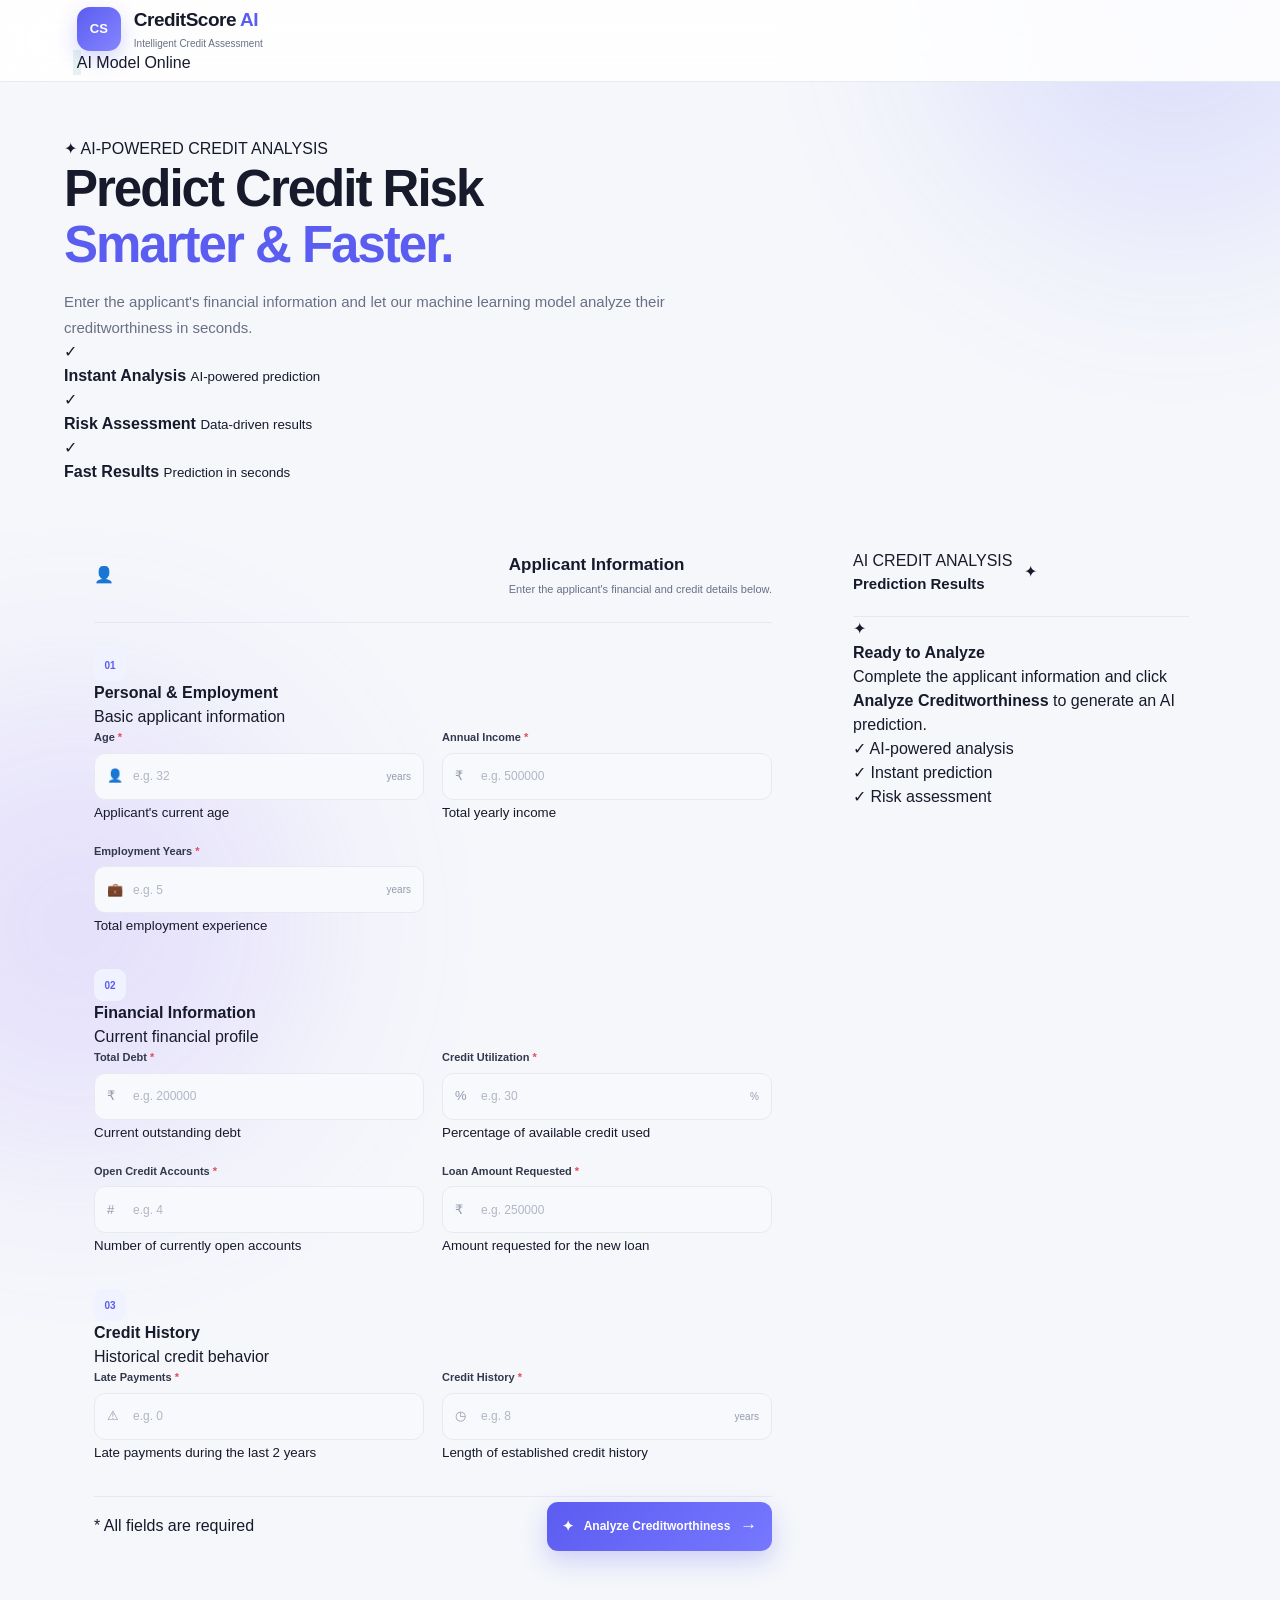
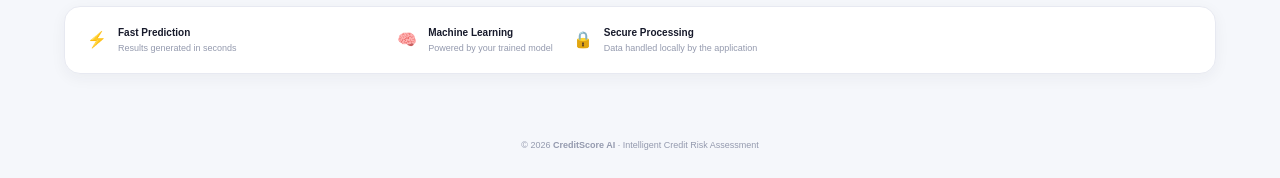
<file: CodeAlpha_CreditScoringModel/CodeAlpha_CreditScoringModel/frontend/index.html>
<!DOCTYPE html>
<html lang="en">

<head>
    <meta charset="UTF-8">

    <meta
        name="viewport"
        content="width=device-width, initial-scale=1.0"
    >

    <meta
        name="description"
        content="CreditScore AI - Intelligent machine learning powered creditworthiness assessment"
    >

    <title>CreditScore AI | Credit Risk Assessment</title>

    <!-- Main stylesheet -->
    <link rel="stylesheet" href="style.css">
</head>


<body>

    <!-- =========================================
         BACKGROUND DECORATION
    ========================================== -->

    <div class="background-shape shape-one"></div>
    <div class="background-shape shape-two"></div>


    <!-- =========================================
         HEADER
    ========================================== -->

    <header class="topbar">

        <div class="topbar-inner">

            <div class="brand">

                <div class="brand-icon">
                    <span>CS</span>
                </div>

                <div class="brand-text">
                    <h1>CreditScore <span>AI</span></h1>
                    <p>Intelligent Credit Assessment</p>
                </div>

            </div>


            <div class="status-badge">

                <span class="status-dot"></span>

                <span>AI Model Online</span>

            </div>

        </div>

    </header>



    <!-- =========================================
         MAIN CONTENT
    ========================================== -->

    <main class="main-container">


        <!-- =====================================
             HERO SECTION
        ====================================== -->

        <section class="hero-section">

            <div class="hero-content">

                <div class="hero-label">

                    <span class="sparkle">✦</span>

                    AI-POWERED CREDIT ANALYSIS

                </div>


                <h2>
                    Predict Credit Risk
                    <span>Smarter & Faster.</span>
                </h2>


                <p class="hero-description">
                    Enter the applicant's financial information and
                    let our machine learning model analyze their
                    creditworthiness in seconds.
                </p>


                <div class="hero-features">

                    <div class="hero-feature">

                        <span class="feature-check">✓</span>

                        <div>
                            <strong>Instant Analysis</strong>
                            <small>AI-powered prediction</small>
                        </div>

                    </div>


                    <div class="hero-feature">

                        <span class="feature-check">✓</span>

                        <div>
                            <strong>Risk Assessment</strong>
                            <small>Data-driven results</small>
                        </div>

                    </div>


                    <div class="hero-feature">

                        <span class="feature-check">✓</span>

                        <div>
                            <strong>Fast Results</strong>
                            <small>Prediction in seconds</small>
                        </div>

                    </div>

                </div>

            </div>

        </section>



        <!-- =====================================
             DASHBOARD GRID
        ====================================== -->

        <section class="dashboard-grid">


            <!-- =================================
                 LEFT - APPLICATION FORM
            ================================== -->

            <div class="form-card">

                <div class="card-header">

                    <div class="card-header-icon">
                        👤
                    </div>

                    <div>

                        <h3>Applicant Information</h3>

                        <p>
                            Enter the applicant's financial
                            and credit details below.
                        </p>

                    </div>

                </div>


                <form
                    id="predictionForm"
                    novalidate
                >


                    <!-- =========================
                         SECTION 01
                    ========================== -->

                    <div class="form-section">

                        <div class="section-title">

                            <span class="section-number">
                                01
                            </span>

                            <div>
                                <h4>Personal & Employment</h4>
                                <p>Basic applicant information</p>
                            </div>

                        </div>


                        <div class="input-grid">


                            <!-- AGE -->

                            <div class="input-group">

                                <label for="age">
                                    Age
                                    <span>*</span>
                                </label>

                                <div class="input-wrapper">

                                    <span class="input-icon">
                                        👤
                                    </span>

                                    <input
                                        type="number"
                                        id="age"
                                        name="age"
                                        placeholder="e.g. 32"
                                        min="18"
                                        max="100"
                                        step="1"
                                        required
                                    >

                                    <span class="input-suffix">
                                        years
                                    </span>

                                </div>

                                <small>
                                    Applicant's current age
                                </small>

                            </div>



                            <!-- ANNUAL INCOME -->

                            <div class="input-group">

                                <label for="annual_income">
                                    Annual Income
                                    <span>*</span>
                                </label>

                                <div class="input-wrapper">

                                    <span class="input-icon">
                                        ₹
                                    </span>

                                    <input
                                        type="number"
                                        id="annual_income"
                                        name="annual_income"
                                        placeholder="e.g. 500000"
                                        min="1"
                                        step="1000"
                                        required
                                    >

                                </div>

                                <small>
                                    Total yearly income
                                </small>

                            </div>



                            <!-- EMPLOYMENT YEARS -->

                            <div class="input-group">

                                <label for="employment_years">
                                    Employment Years
                                    <span>*</span>
                                </label>

                                <div class="input-wrapper">

                                    <span class="input-icon">
                                        💼
                                    </span>

                                    <input
                                        type="number"
                                        id="employment_years"
                                        name="employment_years"
                                        placeholder="e.g. 5"
                                        min="0"
                                        step="0.5"
                                        required
                                    >

                                    <span class="input-suffix">
                                        years
                                    </span>

                                </div>

                                <small>
                                    Total employment experience
                                </small>

                            </div>


                        </div>

                    </div>



                    <!-- =========================
                         SECTION 02
                    ========================== -->

                    <div class="form-section">

                        <div class="section-title">

                            <span class="section-number">
                                02
                            </span>

                            <div>
                                <h4>Financial Information</h4>
                                <p>Current financial profile</p>
                            </div>

                        </div>


                        <div class="input-grid">


                            <!-- TOTAL DEBT -->

                            <div class="input-group">

                                <label for="total_debt">
                                    Total Debt
                                    <span>*</span>
                                </label>

                                <div class="input-wrapper">

                                    <span class="input-icon">
                                        ₹
                                    </span>

                                    <input
                                        type="number"
                                        id="total_debt"
                                        name="total_debt"
                                        placeholder="e.g. 200000"
                                        min="0"
                                        step="1000"
                                        required
                                    >

                                </div>

                                <small>
                                    Current outstanding debt
                                </small>

                            </div>



                            <!-- CREDIT UTILIZATION -->

                            <div class="input-group">

                                <label for="credit_utilization">
                                    Credit Utilization
                                    <span>*</span>
                                </label>

                                <div class="input-wrapper">

                                    <span class="input-icon">
                                        %
                                    </span>

                                    <input
                                        type="number"
                                        id="credit_utilization"
                                        name="credit_utilization"
                                        placeholder="e.g. 30"
                                        min="0"
                                        max="100"
                                        step="0.1"
                                        required
                                    >

                                    <span class="input-suffix">
                                        %
                                    </span>

                                </div>

                                <small>
                                    Percentage of available credit used
                                </small>

                            </div>



                            <!-- OPEN ACCOUNTS -->

                            <div class="input-group">

                                <label for="num_open_accounts">
                                    Open Credit Accounts
                                    <span>*</span>
                                </label>

                                <div class="input-wrapper">

                                    <span class="input-icon">
                                        #
                                    </span>

                                    <input
                                        type="number"
                                        id="num_open_accounts"
                                        name="num_open_accounts"
                                        placeholder="e.g. 4"
                                        min="0"
                                        step="1"
                                        required
                                    >

                                </div>

                                <small>
                                    Number of currently open accounts
                                </small>

                            </div>



                            <!-- LOAN AMOUNT -->

                            <div class="input-group">

                                <label for="loan_amount_requested">
                                    Loan Amount Requested
                                    <span>*</span>
                                </label>

                                <div class="input-wrapper">

                                    <span class="input-icon">
                                        ₹
                                    </span>

                                    <input
                                        type="number"
                                        id="loan_amount_requested"
                                        name="loan_amount_requested"
                                        placeholder="e.g. 250000"
                                        min="0"
                                        step="1000"
                                        required
                                    >

                                </div>

                                <small>
                                    Amount requested for the new loan
                                </small>

                            </div>


                        </div>

                    </div>



                    <!-- =========================
                         SECTION 03
                    ========================== -->

                    <div class="form-section">

                        <div class="section-title">

                            <span class="section-number">
                                03
                            </span>

                            <div>
                                <h4>Credit History</h4>
                                <p>Historical credit behavior</p>
                            </div>

                        </div>


                        <div class="input-grid">


                            <!-- LATE PAYMENTS -->

                            <div class="input-group">

                                <label for="num_late_payments_2yrs">
                                    Late Payments
                                    <span>*</span>
                                </label>

                                <div class="input-wrapper">

                                    <span class="input-icon">
                                        ⚠
                                    </span>

                                    <input
                                        type="number"
                                        id="num_late_payments_2yrs"
                                        name="num_late_payments_2yrs"
                                        placeholder="e.g. 0"
                                        min="0"
                                        step="1"
                                        required
                                    >

                                </div>

                                <small>
                                    Late payments during the last 2 years
                                </small>

                            </div>



                            <!-- CREDIT HISTORY -->

                            <div class="input-group">

                                <label for="years_credit_history">
                                    Credit History
                                    <span>*</span>
                                </label>

                                <div class="input-wrapper">

                                    <span class="input-icon">
                                        ◷
                                    </span>

                                    <input
                                        type="number"
                                        id="years_credit_history"
                                        name="years_credit_history"
                                        placeholder="e.g. 8"
                                        min="0"
                                        step="0.5"
                                        required
                                    >

                                    <span class="input-suffix">
                                        years
                                    </span>

                                </div>

                                <small>
                                    Length of established credit history
                                </small>

                            </div>


                        </div>

                    </div>



                    <!-- =========================
                         FORM FOOTER
                    ========================== -->

                    <div class="form-footer">

                        <div class="required-note">

                            <span>*</span>

                            All fields are required

                        </div>


                        <button
                            type="submit"
                            id="predictButton"
                            class="predict-button"
                        >

                            <span class="button-icon">
                                ✦
                            </span>

                            <span class="button-text">
                                Analyze Creditworthiness
                            </span>

                            <span class="button-arrow">
                                →
                            </span>

                        </button>

                    </div>


                </form>

            </div>



            <!-- =================================
                 RIGHT - RESULTS
            ================================== -->

            <div class="result-card">


                <!-- RESULT HEADER -->

                <div class="result-header">

                    <div>

                        <span class="result-label">
                            AI CREDIT ANALYSIS
                        </span>

                        <h3>
                            Prediction Results
                        </h3>

                    </div>

                    <div class="ai-icon">
                        ✦
                    </div>

                </div>



                <!-- ===============================
                     EMPTY RESULT
                ================================= -->

                <div
                    id="emptyResult"
                    class="result-state empty-state"
                >

                    <div class="empty-icon">
                        ✦
                    </div>

                    <h4>
                        Ready to Analyze
                    </h4>

                    <p>
                        Complete the applicant information
                        and click
                        <strong>
                            Analyze Creditworthiness
                        </strong>
                        to generate an AI prediction.
                    </p>


                    <div class="empty-features">

                        <div>
                            <span>✓</span>
                            AI-powered analysis
                        </div>

                        <div>
                            <span>✓</span>
                            Instant prediction
                        </div>

                        <div>
                            <span>✓</span>
                            Risk assessment
                        </div>

                    </div>

                </div>



                <!-- ===============================
                     LOADING RESULT
                ================================= -->

                <div
                    id="loadingResult"
                    class="result-state loading-state hidden"
                >

                    <div class="loading-animation">

                        <div class="loading-ring"></div>

                        <span>AI</span>

                    </div>

                    <h4>
                        Analyzing Profile...
                    </h4>

                    <p>
                        Our machine learning model is evaluating
                        the applicant's credit profile.
                    </p>


                    <div class="loading-bar">

                        <div></div>

                    </div>

                </div>



                <!-- ===============================
                     PREDICTION RESULT
                ================================= -->

                <div
                    id="predictionResult"
                    class="result-state prediction-state hidden"
                >


                    <!-- SCORE -->

                    <div class="score-container">

                        <span class="score-label">
                            CREDITWORTHINESS SCORE
                        </span>


                        <div class="score-display">

                            <span
                                id="scoreValue"
                                class="score-value"
                            >
                                --
                            </span>

                            <span class="score-max">
                                / 100
                            </span>

                        </div>

                    </div>



                    <!-- RISK BADGE -->

                    <div class="risk-container">

                        <span class="risk-title">
                            Risk Assessment
                        </span>


                        <span
                            id="riskBadge"
                            class="risk-badge"
                        >
                            --
                        </span>

                    </div>



                    <!-- PREDICTION -->

                    <div class="prediction-message">

                        <div class="prediction-icon">
                            ✓
                        </div>


                        <div>

                            <span class="prediction-label">
                                MODEL PREDICTION
                            </span>

                            <h4 id="predictionText">
                                Prediction will appear here.
                            </h4>

                        </div>

                    </div>



                    <!-- DETAILS -->

                    <div class="result-details">


                        <div class="result-detail-row">

                            <span>
                                Risk Level
                            </span>

                            <strong id="riskLevel">
                                --
                            </strong>

                        </div>


                        <div class="result-detail-row">

                            <span>
                                Recommendation
                            </span>

                            <strong id="recommendation">
                                --
                            </strong>

                        </div>

                    </div>



                    <!-- RESET -->

                    <button
                        type="button"
                        id="resetButton"
                        class="reset-button"
                    >

                        ↻
                        Analyze Another Applicant

                    </button>


                </div>


            </div>

        </section>



        <!-- =====================================
             INFORMATION STRIP
        ====================================== -->

        <section class="info-strip">


            <div class="info-item">

                <div class="info-icon">
                    ⚡
                </div>

                <div>

                    <strong>
                        Fast Prediction
                    </strong>

                    <span>
                        Results generated in seconds
                    </span>

                </div>

            </div>



            <div class="info-item">

                <div class="info-icon">
                    🧠
                </div>

                <div>

                    <strong>
                        Machine Learning
                    </strong>

                    <span>
                        Powered by your trained model
                    </span>

                </div>

            </div>



            <div class="info-item">

                <div class="info-icon">
                    🔒
                </div>

                <div>

                    <strong>
                        Secure Processing
                    </strong>

                    <span>
                        Data handled locally by the application
                    </span>

                </div>

            </div>


        </section>


    </main>



    <!-- =========================================
         FOOTER
    ========================================== -->

    <footer class="footer">

        <p>
            © 2026
            <strong>CreditScore AI</strong>
            · Intelligent Credit Risk Assessment
        </p>

    </footer>



    <!-- JavaScript -->
    <script src="script.js"></script>

</body>

</html>
</file>
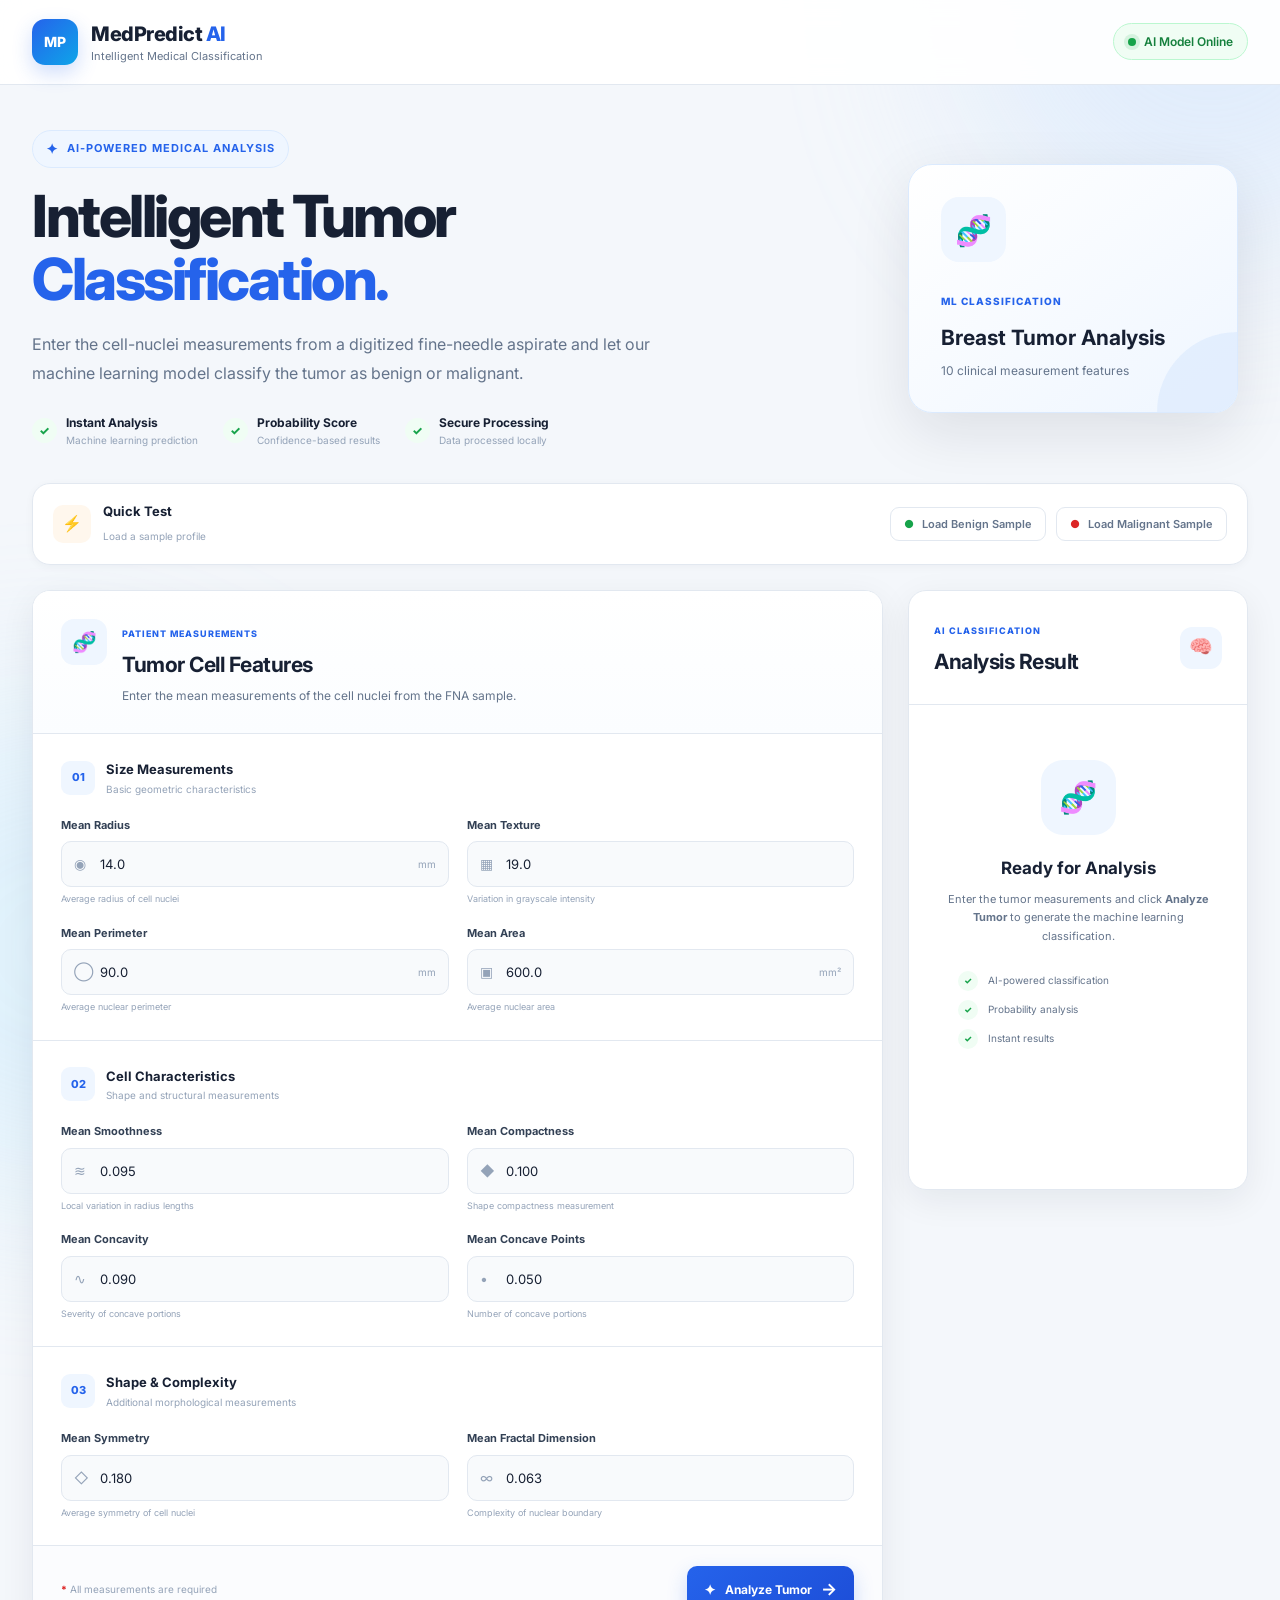
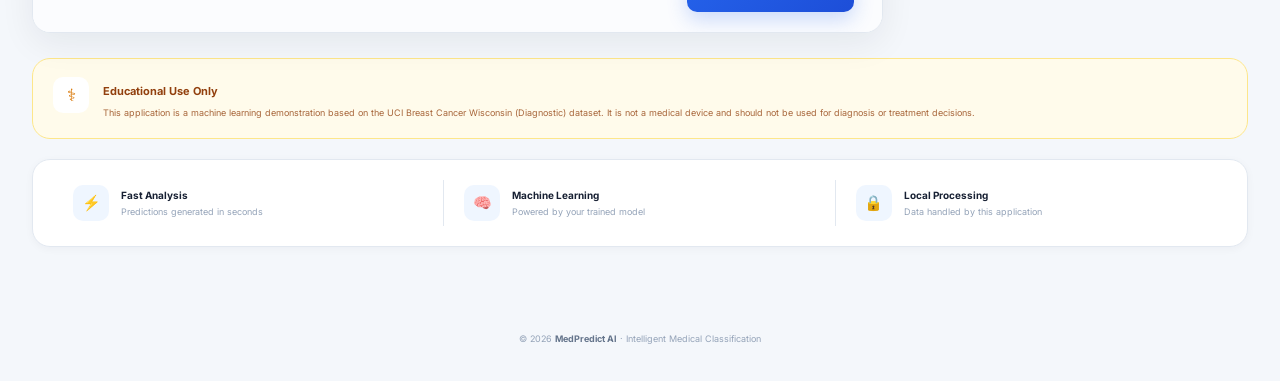
<file: CodeAlpha_DiseasePrediction/CodeAlpha_DiseasePrediction/frontend/index.html>
<!DOCTYPE html>
<html lang="en">

<head>
    <meta charset="UTF-8">

    <meta
        name="viewport"
        content="width=device-width, initial-scale=1.0"
    >

    <meta
        name="description"
        content="AI-powered breast tumor classification using machine learning"
    >

    <title>MedPredict AI | Tumor Classification</title>

    <link rel="stylesheet" href="style.css">
</head>


<body>

    <!-- =========================================
         BACKGROUND
    ========================================== -->

    <div class="background-orb orb-one"></div>
    <div class="background-orb orb-two"></div>



    <!-- =========================================
         HEADER
    ========================================== -->

    <header class="topbar">

        <div class="topbar-inner">

            <div class="brand">

                <div class="brand-icon">
                    <span>MP</span>
                </div>

                <div class="brand-content">

                    <h1>
                        MedPredict <span>AI</span>
                    </h1>

                    <p>
                        Intelligent Medical Classification
                    </p>

                </div>

            </div>


            <div class="model-status">

                <span class="status-dot"></span>

                <span>AI Model Online</span>

            </div>

        </div>

    </header>



    <!-- =========================================
         MAIN
    ========================================== -->

    <main class="main-container">


        <!-- =====================================
             HERO
        ====================================== -->

        <section class="hero">

            <div class="hero-content">

                <div class="hero-badge">

                    <span>✦</span>

                    AI-POWERED MEDICAL ANALYSIS

                </div>


                <h2>

                    Intelligent Tumor
                    <span>Classification.</span>

                </h2>


                <p class="hero-description">

                    Enter the cell-nuclei measurements from a
                    digitized fine-needle aspirate and let our
                    machine learning model classify the tumor
                    as benign or malignant.

                </p>


                <div class="hero-features">

                    <div class="hero-feature">

                        <span class="feature-icon">
                            ✓
                        </span>

                        <div>
                            <strong>Instant Analysis</strong>
                            <small>Machine learning prediction</small>
                        </div>

                    </div>


                    <div class="hero-feature">

                        <span class="feature-icon">
                            ✓
                        </span>

                        <div>
                            <strong>Probability Score</strong>
                            <small>Confidence-based results</small>
                        </div>

                    </div>


                    <div class="hero-feature">

                        <span class="feature-icon">
                            ✓
                        </span>

                        <div>
                            <strong>Secure Processing</strong>
                            <small>Data processed locally</small>
                        </div>

                    </div>

                </div>

            </div>


            <div class="hero-visual">

                <div class="medical-card">

                    <div class="medical-card-icon">
                        🧬
                    </div>

                    <span>
                        ML CLASSIFICATION
                    </span>

                    <strong>
                        Breast Tumor Analysis
                    </strong>

                    <small>
                        10 clinical measurement features
                    </small>

                </div>

            </div>

        </section>



        <!-- =====================================
             EXAMPLES
        ====================================== -->

        <section class="example-section">

            <div class="example-title">

                <span class="example-icon">
                    ⚡
                </span>

                <div>

                    <strong>
                        Quick Test
                    </strong>

                    <small>
                        Load a sample profile
                    </small>

                </div>

            </div>


            <div class="example-buttons">

                <button
                    type="button"
                    class="example-btn benign-example"
                    data-example="benign_example"
                >

                    <span>●</span>

                    Load Benign Sample

                </button>


                <button
                    type="button"
                    class="example-btn malignant-example"
                    data-example="malignant_example"
                >

                    <span>●</span>

                    Load Malignant Sample

                </button>

            </div>

        </section>



        <!-- =====================================
             DASHBOARD
        ====================================== -->

        <section class="dashboard">


            <!-- =================================
                 INPUT FORM
            ================================== -->

            <div class="form-card">

                <div class="card-header">

                    <div class="header-icon">
                        🧬
                    </div>

                    <div>

                        <span class="card-label">
                            PATIENT MEASUREMENTS
                        </span>

                        <h3>
                            Tumor Cell Features
                        </h3>

                        <p>
                            Enter the mean measurements of
                            the cell nuclei from the FNA sample.
                        </p>

                    </div>

                </div>



                <form
                    id="disease-form"
                    novalidate
                >


                    <!-- =========================
                         SECTION 01
                    ========================== -->

                    <div class="form-section">

                        <div class="section-heading">

                            <span class="section-number">
                                01
                            </span>

                            <div>

                                <h4>
                                    Size Measurements
                                </h4>

                                <p>
                                    Basic geometric characteristics
                                </p>

                            </div>

                        </div>


                        <div class="input-grid">


                            <!-- RADIUS -->

                            <div class="input-group">

                                <label for="mean_radius">
                                    Mean Radius
                                </label>

                                <div class="input-wrapper">

                                    <span class="input-icon">
                                        ◉
                                    </span>

                                    <input
                                        type="number"
                                        step="any"
                                        id="mean_radius"
                                        name="mean radius"
                                        value="14.0"
                                        placeholder="e.g. 14.0"
                                        required
                                    >

                                    <span class="input-unit">
                                        mm
                                    </span>

                                </div>

                                <small>
                                    Average radius of cell nuclei
                                </small>

                            </div>



                            <!-- TEXTURE -->

                            <div class="input-group">

                                <label for="mean_texture">
                                    Mean Texture
                                </label>

                                <div class="input-wrapper">

                                    <span class="input-icon">
                                        ▦
                                    </span>

                                    <input
                                        type="number"
                                        step="any"
                                        id="mean_texture"
                                        name="mean texture"
                                        value="19.0"
                                        placeholder="e.g. 19.0"
                                        required
                                    >

                                </div>

                                <small>
                                    Variation in grayscale intensity
                                </small>

                            </div>



                            <!-- PERIMETER -->

                            <div class="input-group">

                                <label for="mean_perimeter">
                                    Mean Perimeter
                                </label>

                                <div class="input-wrapper">

                                    <span class="input-icon">
                                        ◯
                                    </span>

                                    <input
                                        type="number"
                                        step="any"
                                        id="mean_perimeter"
                                        name="mean perimeter"
                                        value="90.0"
                                        placeholder="e.g. 90.0"
                                        required
                                    >

                                    <span class="input-unit">
                                        mm
                                    </span>

                                </div>

                                <small>
                                    Average nuclear perimeter
                                </small>

                            </div>



                            <!-- AREA -->

                            <div class="input-group">

                                <label for="mean_area">
                                    Mean Area
                                </label>

                                <div class="input-wrapper">

                                    <span class="input-icon">
                                        ▣
                                    </span>

                                    <input
                                        type="number"
                                        step="any"
                                        id="mean_area"
                                        name="mean area"
                                        value="600.0"
                                        placeholder="e.g. 600"
                                        required
                                    >

                                    <span class="input-unit">
                                        mm²
                                    </span>

                                </div>

                                <small>
                                    Average nuclear area
                                </small>

                            </div>


                        </div>

                    </div>



                    <!-- =========================
                         SECTION 02
                    ========================== -->

                    <div class="form-section">

                        <div class="section-heading">

                            <span class="section-number">
                                02
                            </span>

                            <div>

                                <h4>
                                    Cell Characteristics
                                </h4>

                                <p>
                                    Shape and structural measurements
                                </p>

                            </div>

                        </div>


                        <div class="input-grid">


                            <!-- SMOOTHNESS -->

                            <div class="input-group">

                                <label for="mean_smoothness">
                                    Mean Smoothness
                                </label>

                                <div class="input-wrapper">

                                    <span class="input-icon">
                                        ≋
                                    </span>

                                    <input
                                        type="number"
                                        step="any"
                                        id="mean_smoothness"
                                        name="mean smoothness"
                                        value="0.095"
                                        placeholder="e.g. 0.095"
                                        required
                                    >

                                </div>

                                <small>
                                    Local variation in radius lengths
                                </small>

                            </div>



                            <!-- COMPACTNESS -->

                            <div class="input-group">

                                <label for="mean_compactness">
                                    Mean Compactness
                                </label>

                                <div class="input-wrapper">

                                    <span class="input-icon">
                                        ◆
                                    </span>

                                    <input
                                        type="number"
                                        step="any"
                                        id="mean_compactness"
                                        name="mean compactness"
                                        value="0.100"
                                        placeholder="e.g. 0.100"
                                        required
                                    >

                                </div>

                                <small>
                                    Shape compactness measurement
                                </small>

                            </div>



                            <!-- CONCAVITY -->

                            <div class="input-group">

                                <label for="mean_concavity">
                                    Mean Concavity
                                </label>

                                <div class="input-wrapper">

                                    <span class="input-icon">
                                        ∿
                                    </span>

                                    <input
                                        type="number"
                                        step="any"
                                        id="mean_concavity"
                                        name="mean concavity"
                                        value="0.090"
                                        placeholder="e.g. 0.090"
                                        required
                                    >

                                </div>

                                <small>
                                    Severity of concave portions
                                </small>

                            </div>



                            <!-- CONCAVE POINTS -->

                            <div class="input-group">

                                <label for="mean_concave_points">
                                    Mean Concave Points
                                </label>

                                <div class="input-wrapper">

                                    <span class="input-icon">
                                        •
                                    </span>

                                    <input
                                        type="number"
                                        step="any"
                                        id="mean_concave_points"
                                        name="mean concave points"
                                        value="0.050"
                                        placeholder="e.g. 0.050"
                                        required
                                    >

                                </div>

                                <small>
                                    Number of concave portions
                                </small>

                            </div>


                        </div>

                    </div>



                    <!-- =========================
                         SECTION 03
                    ========================== -->

                    <div class="form-section">

                        <div class="section-heading">

                            <span class="section-number">
                                03
                            </span>

                            <div>

                                <h4>
                                    Shape & Complexity
                                </h4>

                                <p>
                                    Additional morphological measurements
                                </p>

                            </div>

                        </div>


                        <div class="input-grid">


                            <!-- SYMMETRY -->

                            <div class="input-group">

                                <label for="mean_symmetry">
                                    Mean Symmetry
                                </label>

                                <div class="input-wrapper">

                                    <span class="input-icon">
                                        ◇
                                    </span>

                                    <input
                                        type="number"
                                        step="any"
                                        id="mean_symmetry"
                                        name="mean symmetry"
                                        value="0.180"
                                        placeholder="e.g. 0.180"
                                        required
                                    >

                                </div>

                                <small>
                                    Average symmetry of cell nuclei
                                </small>

                            </div>



                            <!-- FRACTAL DIMENSION -->

                            <div class="input-group">

                                <label for="mean_fractal_dimension">
                                    Mean Fractal Dimension
                                </label>

                                <div class="input-wrapper">

                                    <span class="input-icon">
                                        ∞
                                    </span>

                                    <input
                                        type="number"
                                        step="any"
                                        id="mean_fractal_dimension"
                                        name="mean fractal dimension"
                                        value="0.063"
                                        placeholder="e.g. 0.063"
                                        required
                                    >

                                </div>

                                <small>
                                    Complexity of nuclear boundary
                                </small>

                            </div>


                        </div>

                    </div>



                    <!-- =========================
                         FORM FOOTER
                    ========================== -->

                    <div class="form-footer">

                        <div class="required-info">

                            <span>*</span>

                            All measurements are required

                        </div>


                        <button
                            type="submit"
                            id="submit-btn"
                            class="predict-button"
                        >

                            <span class="button-icon">
                                ✦
                            </span>

                            <span class="button-text">
                                Analyze Tumor
                            </span>

                            <span class="button-arrow">
                                →
                            </span>

                        </button>

                    </div>


                </form>

            </div>



            <!-- =================================
                 RESULT CARD
            ================================== -->

            <div class="result-card" id="result-card">


                <!-- RESULT HEADER -->

                <div class="result-header">

                    <div>

                        <span class="result-label">
                            AI CLASSIFICATION
                        </span>

                        <h3>
                            Analysis Result
                        </h3>

                    </div>


                    <div class="result-ai-icon">
                        🧠
                    </div>

                </div>



                <!-- =================================
                     INITIAL STATE
                ================================== -->

                <div
                    id="emptyResult"
                    class="result-empty"
                >

                    <div class="empty-result-icon">
                        🧬
                    </div>

                    <h4>
                        Ready for Analysis
                    </h4>

                    <p>
                        Enter the tumor measurements and
                        click <strong>Analyze Tumor</strong>
                        to generate the machine learning
                        classification.
                    </p>


                    <div class="result-checks">

                        <div>
                            <span>✓</span>
                            AI-powered classification
                        </div>

                        <div>
                            <span>✓</span>
                            Probability analysis
                        </div>

                        <div>
                            <span>✓</span>
                            Instant results
                        </div>

                    </div>

                </div>



                <!-- =================================
                     LOADING STATE
                ================================== -->

                <div
                    id="loadingResult"
                    class="result-loading hidden"
                >

                    <div class="loading-circle">

                        <div class="loading-spinner"></div>

                        <span>
                            AI
                        </span>

                    </div>

                    <h4>
                        Analyzing Sample...
                    </h4>

                    <p>
                        The machine learning model is
                        evaluating the cell measurements.
                    </p>


                    <div class="analysis-progress">

                        <div></div>

                    </div>

                </div>



                <!-- =================================
                     ERROR
                ================================== -->

                <div
                    id="error"
                    class="error-message hidden"
                ></div>



                <!-- =================================
                     PREDICTION
                ================================== -->

                <div
                    id="predictionResult"
                    class="prediction-result hidden"
                >

                    <!-- DIAGNOSIS -->

                    <div class="diagnosis-section">

                        <span class="diagnosis-label">
                            DIAGNOSIS
                        </span>


                        <div class="diagnosis-row">

                            <div
                                id="diagnosisIcon"
                                class="diagnosis-icon"
                            >
                                ✓
                            </div>


                            <div>

                                <h4 id="diagnosisText">
                                    --
                                </h4>

                                <p id="confidenceText">
                                    Confidence: --
                                </p>

                            </div>

                        </div>

                    </div>



                    <!-- CONFIDENCE -->

                    <div class="confidence-section">

                        <div class="confidence-heading">

                            <span>
                                Model Confidence
                            </span>

                            <strong id="confidenceValue">
                                --%
                            </strong>

                        </div>


                        <div class="confidence-track">

                            <div
                                id="confidenceBar"
                                class="confidence-bar"
                                style="width: 0"
                            ></div>

                        </div>

                    </div>



                    <!-- PROBABILITIES -->

                    <div class="probability-section">

                        <div class="probability-title">
                            Probability Breakdown
                        </div>


                        <div class="probability-grid">


                            <!-- BENIGN -->

                            <div
                                class="probability-box benign-box"
                            >

                                <div class="probability-top">

                                    <span class="probability-dot"></span>

                                    <span>
                                        Benign
                                    </span>

                                </div>


                                <strong id="benignProbability">
                                    --%
                                </strong>

                            </div>



                            <!-- MALIGNANT -->

                            <div
                                class="probability-box malignant-box"
                            >

                                <div class="probability-top">

                                    <span class="probability-dot"></span>

                                    <span>
                                        Malignant
                                    </span>

                                </div>


                                <strong id="malignantProbability">
                                    --%
                                </strong>

                            </div>


                        </div>

                    </div>



                    <!-- INTERPRETATION -->

                    <div
                        id="resultInterpretation"
                        class="interpretation"
                    >

                        <div class="interpretation-icon">
                            ✓
                        </div>

                        <div>

                            <strong>
                                Model Interpretation
                            </strong>

                            <p id="interpretationText">
                                --
                            </p>

                        </div>

                    </div>



                    <!-- RESET -->

                    <button
                        type="button"
                        id="resetButton"
                        class="reset-button"
                    >

                        ↻
                        Analyze Another Sample

                    </button>

                </div>


            </div>

        </section>



        <!-- =====================================
             DISCLAIMER
        ====================================== -->

        <section class="disclaimer-card">

            <div class="disclaimer-icon">
                ⚕
            </div>

            <div>

                <strong>
                    Educational Use Only
                </strong>

                <p>
                    This application is a machine learning
                    demonstration based on the UCI Breast Cancer
                    Wisconsin (Diagnostic) dataset. It is not a
                    medical device and should not be used for
                    diagnosis or treatment decisions.
                </p>

            </div>

        </section>



        <!-- =====================================
             INFO STRIP
        ====================================== -->

        <section class="info-strip">


            <div class="info-item">

                <div class="info-icon">
                    ⚡
                </div>

                <div>

                    <strong>
                        Fast Analysis
                    </strong>

                    <span>
                        Predictions generated in seconds
                    </span>

                </div>

            </div>


            <div class="info-item">

                <div class="info-icon">
                    🧠
                </div>

                <div>

                    <strong>
                        Machine Learning
                    </strong>

                    <span>
                        Powered by your trained model
                    </span>

                </div>

            </div>


            <div class="info-item">

                <div class="info-icon">
                    🔒
                </div>

                <div>

                    <strong>
                        Local Processing
                    </strong>

                    <span>
                        Data handled by this application
                    </span>

                </div>

            </div>


        </section>


    </main>



    <!-- =========================================
         FOOTER
    ========================================== -->

    <footer class="footer">

        <p>
            © 2026
            <strong>MedPredict AI</strong>
            · Intelligent Medical Classification
        </p>

    </footer>



    <script src="script.js"></script>

</body>

</html>
</file>
<file: CodeAlpha_CreditScoringModel/CodeAlpha_CreditScoringModel/frontend/style.css>
/* =========================================================
   CREDIT SCORE AI - MODERN FINTECH UI
   ========================================================= */

:root {
    --primary: #5b5cf0;
    --primary-dark: #4748d9;
    --primary-light: #eef0ff;

    --background: #f5f7fb;
    --surface: #ffffff;
    --surface-soft: #f8f9fc;

    --text: #171a2b;
    --text-secondary: #697086;
    --text-light: #949aae;

    --border: #e7e9f1;

    --success: #159570;
    --success-bg: #e9f8f2;

    --warning: #d98a16;
    --warning-bg: #fff5df;

    --danger: #df4c5d;
    --danger-bg: #fff0f2;

    --shadow-sm: 0 4px 15px rgba(30, 35, 60, 0.05);
    --shadow-md: 0 15px 45px rgba(30, 35, 60, 0.08);

    --radius-sm: 10px;
    --radius-md: 16px;
    --radius-lg: 22px;
}


/* =========================================================
   RESET
   ========================================================= */

* {
    margin: 0;
    padding: 0;
    box-sizing: border-box;
}

html {
    scroll-behavior: smooth;
}

body {
    min-height: 100vh;

    font-family: "Inter", sans-serif;

    background: var(--background);
    color: var(--text);

    line-height: 1.5;

    overflow-x: hidden;
}

button,
input,
select {
    font-family: inherit;
}

button {
    cursor: pointer;
}

.hidden {
    display: none !important;
}


/* =========================================================
   BACKGROUND
   ========================================================= */

.background-shape {
    position: fixed;

    width: 450px;
    height: 450px;

    border-radius: 50%;

    filter: blur(100px);

    opacity: 0.18;

    pointer-events: none;

    z-index: -1;
}

.shape-one {
    top: -220px;
    right: -120px;

    background: #7778ff;
}

.shape-two {
    bottom: -250px;
    left: -150px;

    background: #9f7cff;
}


/* =========================================================
   HEADER
   ========================================================= */

.topbar {
    width: 100%;

    height: 82px;

    display: flex;

    align-items: center;

    justify-content: space-between;

    padding: 0 6%;

    background: rgba(255, 255, 255, 0.88);

    border-bottom: 1px solid var(--border);

    backdrop-filter: blur(20px);

    position: sticky;

    top: 0;

    z-index: 100;
}


.brand {
    display: flex;

    align-items: center;

    gap: 13px;
}


.brand-icon {
    width: 44px;
    height: 44px;

    border-radius: 13px;

    display: flex;

    align-items: center;
    justify-content: center;

    background: linear-gradient(
        135deg,
        var(--primary),
        #8586ff
    );

    color: white;

    font-size: 13px;

    font-weight: 800;

    box-shadow: 0 8px 20px rgba(91, 92, 240, 0.25);
}


.brand h1 {
    font-size: 19px;

    font-weight: 800;

    letter-spacing: -0.5px;
}


.brand h1 span {
    color: var(--primary);
}


.brand p {
    color: var(--text-secondary);

    font-size: 10px;

    margin-top: 1px;
}


.header-status {
    display: flex;

    align-items: center;

    gap: 8px;

    padding: 8px 13px;

    background: var(--success-bg);

    color: var(--success);

    border-radius: 30px;

    font-size: 12px;

    font-weight: 600;
}


.status-dot {
    width: 7px;
    height: 7px;

    background: var(--success);

    border-radius: 50%;

    box-shadow: 0 0 0 4px rgba(21, 149, 112, 0.1);
}


/* =========================================================
   MAIN
   ========================================================= */

.main-container {
    width: min(1380px, 90%);

    margin: 0 auto;

    padding: 55px 0 40px;
}


/* =========================================================
   HERO
   ========================================================= */

.hero-section {
    display: flex;

    justify-content: space-between;

    align-items: center;

    gap: 40px;

    margin-bottom: 38px;
}


.hero-content {
    max-width: 760px;
}


.eyebrow {
    display: inline-flex;

    align-items: center;

    gap: 8px;

    padding: 7px 12px;

    margin-bottom: 17px;

    border-radius: 30px;

    background: var(--primary-light);

    color: var(--primary);

    font-size: 10px;

    font-weight: 800;

    letter-spacing: 1px;
}


.hero-content h2 {
    font-size: clamp(32px, 4vw, 51px);

    line-height: 1.1;

    letter-spacing: -2px;

    font-weight: 800;

    margin-bottom: 16px;
}


.hero-content h2 span {
    display: block;

    color: var(--primary);
}


.hero-content > p {
    max-width: 650px;

    color: var(--text-secondary);

    font-size: 15px;

    line-height: 1.7;
}


.hero-stat-card {
    min-width: 225px;

    padding: 18px;

    display: flex;

    align-items: center;

    gap: 13px;

    background: white;

    border: 1px solid var(--border);

    border-radius: var(--radius-md);

    box-shadow: var(--shadow-sm);
}


.stat-icon {
    width: 40px;
    height: 40px;

    display: flex;

    align-items: center;
    justify-content: center;

    border-radius: 11px;

    background: var(--success-bg);

    color: var(--success);

    font-weight: 800;
}


.hero-stat-card strong {
    font-size: 13px;
}


.hero-stat-card p {
    color: var(--text-light);

    font-size: 11px;

    margin-top: 2px;
}


/* =========================================================
   DASHBOARD GRID
   ========================================================= */

.dashboard-grid {
    display: grid;

    grid-template-columns: minmax(0, 1fr) 390px;

    gap: 24px;

    align-items: start;
}


/* =========================================================
   CARD
   ========================================================= */

.card {
    background: var(--surface);

    border: 1px solid var(--border);

    border-radius: var(--radius-lg);

    box-shadow: var(--shadow-md);
}


.form-card {
    padding: 30px;
}


.card-header {
    display: flex;

    align-items: center;

    justify-content: space-between;

    padding-bottom: 25px;

    border-bottom: 1px solid var(--border);

    margin-bottom: 26px;
}


.card-title-wrapper {
    display: flex;

    align-items: center;

    gap: 13px;
}


.title-icon {
    width: 43px;
    height: 43px;

    display: flex;

    align-items: center;
    justify-content: center;

    border-radius: 12px;

    background: var(--primary-light);

    font-size: 18px;
}


.card-header h3 {
    font-size: 17px;

    font-weight: 750;
}


.card-header p {
    color: var(--text-secondary);

    font-size: 11px;

    margin-top: 3px;
}


.required-label {
    color: var(--text-light);

    font-size: 10px;
}


/* =========================================================
   FORM SECTION
   ========================================================= */

.form-section {
    margin-bottom: 32px;
}


.section-heading {
    display: flex;

    align-items: center;

    gap: 11px;

    margin-bottom: 20px;
}


.section-number {
    width: 32px;
    height: 32px;

    display: flex;

    align-items: center;
    justify-content: center;

    border-radius: 9px;

    background: #f1f2ff;

    color: var(--primary);

    font-size: 10px;

    font-weight: 800;
}


.section-heading h4 {
    font-size: 13px;

    font-weight: 750;
}


.section-heading p {
    color: var(--text-light);

    font-size: 10px;

    margin-top: 1px;
}


.input-grid {
    display: grid;

    grid-template-columns: repeat(2, 1fr);

    gap: 19px 18px;
}


.input-group label {
    display: block;

    margin-bottom: 7px;

    font-size: 11px;

    font-weight: 650;

    color: #34384c;
}


.input-group label span {
    color: var(--danger);
}


.input-wrapper {
    position: relative;

    display: flex;

    align-items: center;
}


.input-icon {
    position: absolute;

    left: 13px;

    z-index: 2;

    color: var(--text-light);

    font-size: 13px;

    pointer-events: none;
}


.input-wrapper input,
.input-wrapper select {
    width: 100%;

    height: 47px;

    border: 1px solid var(--border);

    border-radius: 11px;

    outline: none;

    background: var(--surface-soft);

    color: var(--text);

    font-size: 12px;

    padding: 0 43px 0 38px;

    transition: all 0.2s ease;
}


.input-wrapper input::placeholder {
    color: #b2b6c5;
}


.input-wrapper input:hover,
.input-wrapper select:hover {
    border-color: #c9cbe5;

    background: white;
}


.input-wrapper input:focus,
.input-wrapper select:focus {
    border-color: var(--primary);

    background: white;

    box-shadow: 0 0 0 4px rgba(91, 92, 240, 0.09);
}


.input-suffix {
    position: absolute;

    right: 13px;

    color: var(--text-light);

    font-size: 10px;

    pointer-events: none;
}


.select-wrapper select {
    appearance: none;

    cursor: pointer;
}


.select-arrow {
    position: absolute;

    right: 14px;

    color: var(--text-light);

    pointer-events: none;

    font-size: 15px;
}


.field-help {
    margin-top: 5px;

    color: var(--text-light);

    font-size: 9px;
}


/* =========================================================
   FORM FOOTER
   ========================================================= */

.form-footer {
    display: flex;

    align-items: center;

    justify-content: space-between;

    gap: 20px;

    padding-top: 5px;

    border-top: 1px solid var(--border);
}


.privacy-note {
    display: flex;

    align-items: center;

    gap: 8px;

    max-width: 310px;
}


.privacy-note span {
    font-size: 13px;
}


.privacy-note p {
    color: var(--text-light);

    font-size: 9px;

    line-height: 1.5;
}


.predict-button {
    height: 49px;

    min-width: 225px;

    border: none;

    border-radius: 11px;

    background: linear-gradient(
        135deg,
        var(--primary),
        #7778ff
    );

    color: white;

    display: flex;

    align-items: center;

    justify-content: center;

    gap: 10px;

    font-size: 12px;

    font-weight: 700;

    box-shadow: 0 10px 25px rgba(91, 92, 240, 0.25);

    transition: all 0.25s ease;
}


.predict-button:hover {
    transform: translateY(-2px);

    box-shadow: 0 14px 30px rgba(91, 92, 240, 0.32);
}


.predict-button:active {
    transform: translateY(0);
}


.button-icon {
    font-size: 14px;
}


.button-arrow {
    font-size: 17px;

    transition: transform 0.2s ease;
}


.predict-button:hover .button-arrow {
    transform: translateX(3px);
}


/* =========================================================
   RESULT CARD
   ========================================================= */

.result-card {
    padding: 27px;

    position: sticky;

    top: 105px;

    min-height: 540px;
}


.result-header {
    display: flex;

    align-items: center;

    gap: 12px;

    padding-bottom: 20px;

    border-bottom: 1px solid var(--border);
}


.result-icon {
    width: 42px;
    height: 42px;

    display: flex;

    align-items: center;
    justify-content: center;

    border-radius: 12px;

    background: #f1f2ff;

    color: var(--primary);

    font-size: 16px;
}


.result-header h3 {
    font-size: 15px;
}


.result-header p {
    color: var(--text-secondary);

    font-size: 10px;

    margin-top: 2px;
}


/* =========================================================
   EMPTY RESULT
   ========================================================= */

.empty-result {
    padding: 55px 20px 20px;

    text-align: center;
}


.empty-illustration {
    display: flex;

    justify-content: center;

    margin-bottom: 22px;
}


.empty-circle {
    width: 92px;
    height: 92px;

    display: flex;

    align-items: center;
    justify-content: center;

    border-radius: 50%;

    background: #f2f3ff;

    color: var(--primary);

    font-size: 27px;

    box-shadow:
        0 0 0 13px #f8f8ff,
        0 0 0 14px #f0f0ff;
}


.empty-result h4 {
    font-size: 16px;

    margin-bottom: 9px;
}


.empty-result > p {
    color: var(--text-secondary);

    font-size: 11px;

    line-height: 1.7;

    max-width: 280px;

    margin: auto;
}


.empty-result strong {
    color: var(--primary);
}


.result-features {
    margin-top: 25px;

    display: flex;

    flex-direction: column;

    gap: 10px;

    text-align: left;
}


.result-features div {
    padding: 9px 11px;

    background: var(--surface-soft);

    border-radius: 8px;

    color: var(--text-secondary);

    font-size: 10px;
}


.result-features span {
    color: var(--success);

    margin-right: 7px;

    font-weight: 800;
}


/* =========================================================
   LOADING
   ========================================================= */

.loading-result {
    padding: 80px 20px;

    text-align: center;
}


.loader {
    width: 46px;
    height: 46px;

    margin: 0 auto 22px;

    border-radius: 50%;

    border: 4px solid #e8e9ff;

    border-top-color: var(--primary);

    animation: spin 0.8s linear infinite;
}


@keyframes spin {
    to {
        transform: rotate(360deg);
    }
}


.loading-result h4 {
    font-size: 15px;

    margin-bottom: 7px;
}


.loading-result p {
    color: var(--text-secondary);

    font-size: 10px;

    line-height: 1.6;
}


/* =========================================================
   PREDICTION RESULT
   ========================================================= */

.prediction-result {
    padding-top: 25px;
}


.score-section {
    text-align: center;

    padding: 5px 0 25px;
}


.score-label {
    color: var(--text-light);

    font-size: 9px;

    font-weight: 800;

    letter-spacing: 1px;

    margin-bottom: 17px;
}


.score-circle {
    width: 145px;
    height: 145px;

    margin: 0 auto 18px;

    display: flex;

    align-items: center;
    justify-content: center;

    border-radius: 50%;

    background:
        conic-gradient(
            var(--primary) 0deg,
            var(--primary) 250deg,
            #ececff 250deg,
            #ececff 360deg
        );

    position: relative;
}


.score-circle::before {
    content: "";

    position: absolute;

    inset: 10px;

    border-radius: 50%;

    background: white;
}


.score-circle-inner {
    position: relative;

    z-index: 1;

    display: flex;

    align-items: baseline;
}


.score-value {
    font-size: 39px;

    font-weight: 800;

    letter-spacing: -2px;
}


.score-max {
    color: var(--text-light);

    font-size: 11px;

    margin-left: 2px;
}


.risk-badge {
    display: inline-flex;

    align-items: center;

    justify-content: center;

    padding: 7px 15px;

    border-radius: 30px;

    background: var(--primary-light);

    color: var(--primary);

    font-size: 10px;

    font-weight: 750;
}


/* =========================================================
   PREDICTION MESSAGE
   ========================================================= */

.prediction-message {
    display: flex;

    gap: 10px;

    padding: 13px;

    border-radius: 11px;

    background: var(--surface-soft);

    margin-bottom: 17px;
}


.message-icon {
    color: var(--primary);

    font-size: 12px;

    margin-top: 2px;
}


.prediction-message p {
    color: var(--text-secondary);

    font-size: 10px;

    line-height: 1.6;
}


/* =========================================================
   BREAKDOWN
   ========================================================= */

.result-breakdown {
    display: flex;

    flex-direction: column;

    gap: 9px;

    margin-bottom: 18px;
}


.breakdown-item {
    display: flex;

    align-items: center;

    justify-content: space-between;

    padding: 12px 13px;

    border: 1px solid var(--border);

    border-radius: 10px;
}


.breakdown-label {
    display: block;

    color: var(--text-light);

    font-size: 9px;

    margin-bottom: 2px;
}


.breakdown-item strong {
    font-size: 11px;

    font-weight: 700;
}


.breakdown-icon {
    width: 28px;
    height: 28px;

    display: flex;

    align-items: center;
    justify-content: center;

    border-radius: 8px;

    background: var(--success-bg);

    color: var(--success);

    font-size: 11px;
}


.reset-button {
    width: 100%;

    height: 43px;

    border: 1px solid var(--border);

    background: white;

    color: var(--text-secondary);

    border-radius: 10px;

    font-size: 10px;

    font-weight: 650;

    transition: all 0.2s ease;
}


.reset-button:hover {
    border-color: var(--primary);

    color: var(--primary);

    background: var(--primary-light);
}


/* =========================================================
   INFO STRIP
   ========================================================= */

.info-strip {
    margin-top: 25px;

    padding: 18px 22px;

    display: grid;

    grid-template-columns: 1fr auto 1fr auto 1fr;

    align-items: center;

    gap: 20px;

    background: white;

    border: 1px solid var(--border);

    border-radius: var(--radius-md);

    box-shadow: var(--shadow-sm);
}


.info-item {
    display: flex;

    align-items: center;

    gap: 11px;
}


.info-item-icon {
    width: 35px;
    height: 35px;

    display: flex;

    align-items: center;
    justify-content: center;

    background: var(--primary-light);

    color: var(--primary);

    border-radius: 9px;

    font-size: 13px;
}


.info-item strong {
    display: block;

    font-size: 10px;
}


.info-item span {
    display: block;

    color: var(--text-light);

    font-size: 9px;

    margin-top: 2px;
}


.info-divider {
    width: 1px;

    height: 35px;

    background: var(--border);
}


/* =========================================================
   FOOTER
   ========================================================= */

footer {
    padding: 25px;

    text-align: center;

    color: var(--text-light);

    font-size: 9px;
}


footer span {
    margin: 0 5px;
}


/* =========================================================
   SUCCESS / WARNING / DANGER STATES
   ========================================================= */

.risk-low {
    background: var(--success-bg) !important;
    color: var(--success) !important;
}


.risk-medium {
    background: var(--warning-bg) !important;
    color: var(--warning) !important;
}


.risk-high {
    background: var(--danger-bg) !important;
    color: var(--danger) !important;
}


/* =========================================================
   RESPONSIVE - TABLET
   ========================================================= */

@media (max-width: 1050px) {

    .dashboard-grid {
        grid-template-columns: 1fr;
    }

    .result-card {
        position: relative;

        top: 0;

        min-height: auto;
    }

    .empty-result {
        padding-top: 35px;
    }

    .hero-stat-card {
        display: none;
    }

}


/* =========================================================
   RESPONSIVE - MOBILE
   ========================================================= */

@media (max-width: 700px) {

    .topbar {
        height: 72px;

        padding: 0 5%;
    }

    .brand p {
        display: none;
    }

    .header-status {
        padding: 7px 10px;

        font-size: 9px;
    }

    .main-container {
        width: 92%;

        padding-top: 35px;
    }

    .hero-section {
        margin-bottom: 28px;
    }

    .hero-content h2 {
        font-size: 34px;

        letter-spacing: -1.5px;
    }

    .hero-content > p {
        font-size: 12px;
    }

    .form-card {
        padding: 20px 17px;
    }

    .card-header {
        align-items: flex-start;
    }

    .required-label {
        display: none;
    }

    .input-grid {
        grid-template-columns: 1fr;

        gap: 15px;
    }

    .form-footer {
        flex-direction: column;

        align-items: stretch;
    }

    .privacy-note {
        max-width: none;
    }

    .predict-button {
        width: 100%;
    }

    .result-card {
        padding: 21px;
    }

    .info-strip {
        grid-template-columns: 1fr;

        gap: 15px;
    }

    .info-divider {
        display: none;
    }

}


/* =========================================================
   SMALL MOBILE
   ========================================================= */

@media (max-width: 420px) {

    .brand-icon {
        width: 38px;
        height: 38px;
    }

    .brand h1 {
        font-size: 16px;
    }

    .header-status span:last-child {
        display: none;
    }

    .hero-content h2 {
        font-size: 30px;
    }

    .card-title-wrapper {
        align-items: flex-start;
    }

    .title-icon {
        width: 38px;
        height: 38px;
    }

    .section-heading {
        align-items: flex-start;
    }

}
</file>
<file: CodeAlpha_DiseasePrediction/CodeAlpha_DiseasePrediction/frontend/style.css>
/* =========================================
   MEDPREDICT AI
   Medical Disease Prediction UI
========================================= */

@import url('https://fonts.googleapis.com/css2?family=Inter:wght@400;500;600;700;800&display=swap');


/* =========================================
   ROOT VARIABLES
========================================= */

:root {

    --primary: #2563eb;
    --primary-dark: #1d4ed8;
    --primary-light: #eff6ff;

    --secondary: #0ea5e9;

    --success: #16a34a;
    --success-light: #f0fdf4;

    --danger: #dc2626;
    --danger-light: #fef2f2;

    --warning: #d97706;
    --warning-light: #fffbeb;

    --background: #f4f7fb;
    --surface: #ffffff;
    --surface-soft: #f8fafc;

    --text: #172033;
    --text-secondary: #64748b;
    --text-light: #94a3b8;

    --border: #e2e8f0;

    --shadow-sm:
        0 2px 8px rgba(15, 23, 42, 0.04);

    --shadow:
        0 10px 35px rgba(15, 23, 42, 0.07);

    --shadow-lg:
        0 20px 60px rgba(15, 23, 42, 0.10);

    --radius: 18px;
    --radius-sm: 12px;
}


/* =========================================
   RESET
========================================= */

* {
    margin: 0;
    padding: 0;
    box-sizing: border-box;
}


html {
    scroll-behavior: smooth;
}


body {

    font-family:
        "Inter",
        -apple-system,
        BlinkMacSystemFont,
        "Segoe UI",
        sans-serif;

    background: var(--background);

    color: var(--text);

    line-height: 1.6;

    min-height: 100vh;

    overflow-x: hidden;
}


button,
input {
    font-family: inherit;
}


button {
    cursor: pointer;
}


/* =========================================
   BACKGROUND
========================================= */

.background-orb {

    position: fixed;

    width: 500px;
    height: 500px;

    border-radius: 50%;

    pointer-events: none;

    z-index: -1;

    filter: blur(90px);

    opacity: 0.35;
}


.orb-one {

    top: -250px;
    right: -180px;

    background: #bfdbfe;
}


.orb-two {

    bottom: -300px;
    left: -200px;

    background: #bae6fd;
}


/* =========================================
   TOPBAR
========================================= */

.topbar {

    width: 100%;

    background: rgba(255, 255, 255, 0.92);

    border-bottom: 1px solid var(--border);

    position: sticky;

    top: 0;

    z-index: 100;

    backdrop-filter: blur(15px);
}


.topbar-inner {

    max-width: 1400px;

    margin: auto;

    padding: 18px 32px;

    display: flex;

    align-items: center;

    justify-content: space-between;
}


/* =========================================
   BRAND
========================================= */

.brand {

    display: flex;

    align-items: center;

    gap: 13px;
}


.brand-icon {

    width: 46px;
    height: 46px;

    border-radius: 13px;

    background:
        linear-gradient(
            135deg,
            var(--primary),
            var(--secondary)
        );

    display: flex;

    align-items: center;

    justify-content: center;

    color: white;

    font-weight: 800;

    font-size: 14px;

    box-shadow:
        0 8px 20px rgba(37, 99, 235, 0.22);
}


.brand-content h1 {

    font-size: 20px;

    font-weight: 800;

    letter-spacing: -0.5px;
}


.brand-content h1 span {

    color: var(--primary);
}


.brand-content p {

    color: var(--text-secondary);

    font-size: 11px;

    margin-top: -2px;
}


/* =========================================
   MODEL STATUS
========================================= */

.model-status {

    display: flex;

    align-items: center;

    gap: 8px;

    padding: 8px 14px;

    border-radius: 999px;

    background: var(--success-light);

    border: 1px solid #bbf7d0;

    color: #15803d;

    font-size: 12px;

    font-weight: 600;
}


.status-dot {

    width: 8px;
    height: 8px;

    border-radius: 50%;

    background: var(--success);

    box-shadow:
        0 0 0 4px rgba(22, 163, 74, 0.12);
}


/* =========================================
   MAIN
========================================= */

.main-container {

    max-width: 1400px;

    margin: auto;

    padding: 45px 32px 60px;
}


/* =========================================
   HERO
========================================= */

.hero {

    display: grid;

    grid-template-columns:
        minmax(0, 1.4fr)
        minmax(300px, 0.6fr);

    gap: 50px;

    align-items: center;

    margin-bottom: 35px;
}


.hero-badge {

    display: inline-flex;

    align-items: center;

    gap: 8px;

    padding: 7px 13px;

    border-radius: 999px;

    background: var(--primary-light);

    color: var(--primary);

    border: 1px solid #dbeafe;

    font-size: 11px;

    font-weight: 700;

    letter-spacing: 1px;

    margin-bottom: 17px;
}


.hero-badge span {

    font-size: 14px;
}


.hero h2 {

    font-size: clamp(36px, 5vw, 58px);

    line-height: 1.08;

    letter-spacing: -2.5px;

    font-weight: 800;

    max-width: 750px;
}


.hero h2 span {

    display: block;

    color: var(--primary);
}


.hero-description {

    margin-top: 20px;

    max-width: 680px;

    color: var(--text-secondary);

    font-size: 16px;

    line-height: 1.8;
}


/* =========================================
   HERO FEATURES
========================================= */

.hero-features {

    display: flex;

    flex-wrap: wrap;

    gap: 25px;

    margin-top: 25px;
}


.hero-feature {

    display: flex;

    align-items: center;

    gap: 9px;
}


.feature-icon {

    width: 25px;
    height: 25px;

    border-radius: 50%;

    display: flex;

    align-items: center;

    justify-content: center;

    background: var(--success-light);

    color: var(--success);

    font-size: 12px;

    font-weight: 800;
}


.hero-feature strong {

    display: block;

    font-size: 12px;
}


.hero-feature small {

    display: block;

    color: var(--text-light);

    font-size: 10px;
}


/* =========================================
   HERO VISUAL
========================================= */

.hero-visual {

    display: flex;

    justify-content: center;
}


.medical-card {

    width: 100%;

    max-width: 330px;

    padding: 32px;

    border-radius: 24px;

    background:
        linear-gradient(
            145deg,
            #ffffff,
            #eff6ff
        );

    border: 1px solid #dbeafe;

    box-shadow: var(--shadow-lg);

    position: relative;

    overflow: hidden;
}


.medical-card::after {

    content: "";

    position: absolute;

    width: 160px;
    height: 160px;

    border-radius: 50%;

    right: -80px;
    bottom: -80px;

    background: #dbeafe;

    opacity: 0.6;
}


.medical-card-icon {

    width: 65px;
    height: 65px;

    border-radius: 18px;

    background: var(--primary-light);

    display: flex;

    align-items: center;

    justify-content: center;

    font-size: 30px;

    margin-bottom: 25px;
}


.medical-card > span {

    color: var(--primary);

    font-size: 10px;

    font-weight: 800;

    letter-spacing: 1px;
}


.medical-card strong {

    display: block;

    font-size: 21px;

    margin-top: 8px;
}


.medical-card small {

    display: block;

    color: var(--text-secondary);

    margin-top: 7px;

    font-size: 12px;
}


/* =========================================
   QUICK TEST
========================================= */

.example-section {

    background: var(--surface);

    border: 1px solid var(--border);

    border-radius: var(--radius);

    padding: 17px 20px;

    margin-bottom: 25px;

    display: flex;

    align-items: center;

    justify-content: space-between;

    gap: 20px;

    box-shadow: var(--shadow-sm);
}


.example-title {

    display: flex;

    align-items: center;

    gap: 12px;
}


.example-icon {

    width: 38px;
    height: 38px;

    border-radius: 10px;

    display: flex;

    align-items: center;

    justify-content: center;

    background: #fff7ed;

    color: var(--warning);
}


.example-title strong {

    display: block;

    font-size: 13px;
}


.example-title small {

    color: var(--text-light);

    font-size: 10px;
}


.example-buttons {

    display: flex;

    gap: 10px;
}


.example-btn {

    border: 1px solid var(--border);

    background: white;

    border-radius: 9px;

    padding: 9px 13px;

    font-size: 11px;

    font-weight: 600;

    color: var(--text-secondary);

    transition: 0.2s;
}


.example-btn:hover {

    transform: translateY(-1px);

    box-shadow: var(--shadow-sm);
}


.example-btn span {

    margin-right: 5px;
}


.benign-example span {
    color: var(--success);
}


.malignant-example span {
    color: var(--danger);
}


/* =========================================
   DASHBOARD
========================================= */

.dashboard {

    display: grid;

    grid-template-columns:
        minmax(0, 1.45fr)
        minmax(340px, 0.55fr);

    gap: 25px;

    align-items: start;
}


/* =========================================
   CARDS
========================================= */

.form-card,
.result-card {

    background: var(--surface);

    border: 1px solid var(--border);

    border-radius: var(--radius);

    box-shadow: var(--shadow);

    overflow: hidden;
}


/* =========================================
   CARD HEADER
========================================= */

.card-header {

    padding: 28px;

    display: flex;

    gap: 15px;

    border-bottom: 1px solid var(--border);

    background:
        linear-gradient(
            180deg,
            #ffffff,
            #fbfdff
        );
}


.header-icon {

    flex-shrink: 0;

    width: 46px;
    height: 46px;

    border-radius: 13px;

    background: var(--primary-light);

    display: flex;

    align-items: center;

    justify-content: center;

    font-size: 20px;
}


.card-label,
.result-label {

    color: var(--primary);

    font-size: 9px;

    font-weight: 800;

    letter-spacing: 1px;
}


.card-header h3,
.result-header h3 {

    font-size: 21px;

    margin-top: 3px;

    letter-spacing: -0.5px;
}


.card-header p {

    color: var(--text-secondary);

    font-size: 12px;

    margin-top: 4px;
}


/* =========================================
   FORM SECTION
========================================= */

.form-section {

    padding: 25px 28px;

    border-bottom: 1px solid var(--border);
}


.section-heading {

    display: flex;

    gap: 11px;

    align-items: center;

    margin-bottom: 20px;
}


.section-number {

    width: 34px;
    height: 34px;

    border-radius: 9px;

    background: var(--primary-light);

    color: var(--primary);

    display: flex;

    align-items: center;

    justify-content: center;

    font-size: 11px;

    font-weight: 800;
}


.section-heading h4 {

    font-size: 13px;

    font-weight: 700;
}


.section-heading p {

    color: var(--text-light);

    font-size: 10px;

    margin-top: 1px;
}


/* =========================================
   INPUT GRID
========================================= */

.input-grid {

    display: grid;

    grid-template-columns:
        repeat(2, minmax(0, 1fr));

    gap: 18px;
}


/* =========================================
   INPUT GROUP
========================================= */

.input-group label {

    display: block;

    font-size: 11px;

    font-weight: 700;

    color: #334155;

    margin-bottom: 7px;
}


.input-wrapper {

    position: relative;

    display: flex;

    align-items: center;
}


.input-icon {

    position: absolute;

    left: 13px;

    color: var(--text-light);

    font-size: 14px;

    pointer-events: none;

    z-index: 2;
}


.input-wrapper input {

    width: 100%;

    height: 46px;

    border: 1px solid var(--border);

    border-radius: 10px;

    outline: none;

    background: var(--surface-soft);

    color: var(--text);

    font-size: 13px;

    padding: 0 50px 0 38px;

    transition:
        border-color 0.2s,
        box-shadow 0.2s,
        background 0.2s;
}


.input-wrapper input:focus {

    background: white;

    border-color: var(--primary);

    box-shadow:
        0 0 0 3px rgba(37, 99, 235, 0.10);
}


.input-wrapper input::placeholder {

    color: #b0bac8;
}


.input-unit {

    position: absolute;

    right: 13px;

    color: var(--text-light);

    font-size: 10px;

    pointer-events: none;
}


.input-group small {

    display: block;

    color: var(--text-light);

    font-size: 9px;

    margin-top: 5px;
}


/* =========================================
   FORM FOOTER
========================================= */

.form-footer {

    padding: 20px 28px;

    display: flex;

    align-items: center;

    justify-content: space-between;

    gap: 15px;

    background: #fbfcfe;
}


.required-info {

    color: var(--text-light);

    font-size: 10px;
}


.required-info span {

    color: var(--danger);

    font-weight: 800;
}


/* =========================================
   PREDICT BUTTON
========================================= */

.predict-button {

    min-height: 46px;

    border: none;

    border-radius: 10px;

    padding: 0 17px;

    background:
        linear-gradient(
            135deg,
            var(--primary),
            var(--primary-dark)
        );

    color: white;

    display: flex;

    align-items: center;

    justify-content: center;

    gap: 9px;

    font-size: 12px;

    font-weight: 700;

    box-shadow:
        0 8px 20px rgba(37, 99, 235, 0.22);

    transition:
        transform 0.2s,
        box-shadow 0.2s,
        opacity 0.2s;
}


.predict-button:hover {

    transform: translateY(-2px);

    box-shadow:
        0 12px 25px rgba(37, 99, 235, 0.28);
}


.predict-button:active {

    transform: translateY(0);
}


.predict-button:disabled {

    opacity: 0.65;

    cursor: not-allowed;

    transform: none;
}


.button-icon {

    font-size: 14px;
}


.button-arrow {

    font-size: 17px;

    line-height: 1;
}


/* =========================================
   RESULT CARD
========================================= */

.result-card {

    min-height: 600px;

    position: sticky;

    top: 90px;
}


.result-header {

    padding: 25px;

    display: flex;

    align-items: center;

    justify-content: space-between;

    border-bottom: 1px solid var(--border);
}


.result-ai-icon {

    width: 42px;
    height: 42px;

    border-radius: 12px;

    background: var(--primary-light);

    display: flex;

    align-items: center;

    justify-content: center;

    font-size: 19px;
}


/* =========================================
   RESULT EMPTY
========================================= */

.result-empty {

    padding: 55px 28px;

    text-align: center;
}


.empty-result-icon {

    width: 75px;
    height: 75px;

    margin: 0 auto 20px;

    border-radius: 22px;

    background: var(--primary-light);

    color: var(--primary);

    display: flex;

    align-items: center;

    justify-content: center;

    font-size: 31px;
}


.result-empty h4 {

    font-size: 17px;

    margin-bottom: 8px;
}


.result-empty p {

    color: var(--text-secondary);

    font-size: 11px;

    line-height: 1.7;

    max-width: 300px;

    margin: auto;
}


.result-checks {

    margin-top: 25px;

    display: flex;

    flex-direction: column;

    gap: 9px;

    text-align: left;

    max-width: 240px;

    margin-left: auto;

    margin-right: auto;
}


.result-checks div {

    color: var(--text-secondary);

    font-size: 10px;
}


.result-checks span {

    display: inline-flex;

    width: 20px;
    height: 20px;

    border-radius: 50%;

    background: var(--success-light);

    color: var(--success);

    align-items: center;

    justify-content: center;

    margin-right: 7px;

    font-size: 9px;

    font-weight: 800;
}


/* =========================================
   LOADING
========================================= */

.result-loading {

    padding: 60px 28px;

    text-align: center;
}


.loading-circle {

    width: 90px;
    height: 90px;

    margin: 0 auto 20px;

    border-radius: 50%;

    background: var(--primary-light);

    display: flex;

    align-items: center;

    justify-content: center;

    position: relative;
}


.loading-circle span {

    font-size: 13px;

    font-weight: 800;

    color: var(--primary);
}


.loading-spinner {

    position: absolute;

    inset: 0;

    border-radius: 50%;

    border: 3px solid transparent;

    border-top-color: var(--primary);

    animation: spin 1s linear infinite;
}


@keyframes spin {

    to {
        transform: rotate(360deg);
    }

}


.result-loading h4 {

    font-size: 17px;

    margin-bottom: 7px;
}


.result-loading p {

    color: var(--text-secondary);

    font-size: 11px;

    max-width: 270px;

    margin: auto;
}


.analysis-progress {

    width: 190px;

    height: 5px;

    background: #e8eef8;

    border-radius: 99px;

    margin: 22px auto 0;

    overflow: hidden;
}


.analysis-progress div {

    width: 45%;

    height: 100%;

    border-radius: inherit;

    background: var(--primary);

    animation:
        progressMove 1.3s ease-in-out infinite;
}


@keyframes progressMove {

    0% {
        transform: translateX(-110%);
    }

    50% {
        transform: translateX(100%);
    }

    100% {
        transform: translateX(300%);
    }

}


/* =========================================
   PREDICTION RESULT
========================================= */

.prediction-result {

    padding: 25px;
}


.diagnosis-section {

    padding: 22px;

    border-radius: 15px;

    background: var(--success-light);

    border: 1px solid #bbf7d0;

    margin-bottom: 20px;
}


.diagnosis-label {

    color: var(--success);

    font-size: 9px;

    font-weight: 800;

    letter-spacing: 1px;
}


.diagnosis-row {

    display: flex;

    align-items: center;

    gap: 13px;

    margin-top: 10px;
}


.diagnosis-icon {

    width: 45px;
    height: 45px;

    border-radius: 13px;

    background: var(--success);

    color: white;

    display: flex;

    align-items: center;

    justify-content: center;

    font-size: 18px;

    font-weight: 800;
}


.diagnosis-row h4 {

    font-size: 20px;

    font-weight: 800;
}


.diagnosis-row p {

    color: var(--text-secondary);

    font-size: 10px;

    margin-top: 1px;
}


/* =========================================
   CONFIDENCE
========================================= */

.confidence-section {

    margin-bottom: 22px;
}


.confidence-heading {

    display: flex;

    align-items: center;

    justify-content: space-between;

    margin-bottom: 8px;
}


.confidence-heading span {

    color: var(--text-secondary);

    font-size: 11px;

    font-weight: 600;
}


.confidence-heading strong {

    font-size: 18px;

    color: var(--primary);
}


.confidence-track {

    height: 9px;

    background: #e8eef7;

    border-radius: 99px;

    overflow: hidden;
}


.confidence-bar {

    height: 100%;

    border-radius: inherit;

    background:
        linear-gradient(
            90deg,
            var(--primary),
            var(--secondary)
        );

    transition: width 0.8s ease;
}


/* =========================================
   PROBABILITY
========================================= */

.probability-section {

    margin-bottom: 20px;
}


.probability-title {

    color: var(--text-secondary);

    font-size: 10px;

    font-weight: 700;

    margin-bottom: 10px;
}


.probability-grid {

    display: grid;

    grid-template-columns: 1fr 1fr;

    gap: 10px;
}


.probability-box {

    padding: 15px;

    border-radius: 12px;

    border: 1px solid var(--border);

    background: var(--surface-soft);
}


.probability-top {

    display: flex;

    align-items: center;

    gap: 7px;

    color: var(--text-secondary);

    font-size: 10px;

    font-weight: 600;
}


.probability-dot {

    width: 7px;
    height: 7px;

    border-radius: 50%;
}


.benign-box .probability-dot {

    background: var(--success);
}


.malignant-box .probability-dot {

    background: var(--danger);
}


.probability-box strong {

    display: block;

    font-size: 20px;

    margin-top: 7px;
}


.benign-box strong {

    color: var(--success);
}


.malignant-box strong {

    color: var(--danger);
}


/* =========================================
   INTERPRETATION
========================================= */

.interpretation {

    display: flex;

    gap: 10px;

    padding: 14px;

    border-radius: 12px;

    background: var(--primary-light);

    border: 1px solid #dbeafe;

    margin-bottom: 18px;
}


.interpretation-icon {

    width: 28px;
    height: 28px;

    flex-shrink: 0;

    border-radius: 8px;

    background: var(--primary);

    color: white;

    display: flex;

    align-items: center;

    justify-content: center;

    font-size: 11px;
}


.interpretation strong {

    display: block;

    font-size: 10px;

    color: var(--primary);
}


.interpretation p {

    color: var(--text-secondary);

    font-size: 9px;

    line-height: 1.6;

    margin-top: 2px;
}


/* =========================================
   RESET
========================================= */

.reset-button {

    width: 100%;

    height: 42px;

    border-radius: 10px;

    background: white;

    border: 1px solid var(--border);

    color: var(--text-secondary);

    font-size: 11px;

    font-weight: 600;

    transition: 0.2s;
}


.reset-button:hover {

    background: var(--surface-soft);

    border-color: #cbd5e1;

    color: var(--text);
}


/* =========================================
   ERROR
========================================= */

.error-message {

    margin: 20px 25px;

    padding: 14px;

    border-radius: 11px;

    background: var(--danger-light);

    border: 1px solid #fecaca;

    color: var(--danger);

    font-size: 11px;
}


/* =========================================
   DISCLAIMER
========================================= */

.disclaimer-card {

    display: flex;

    gap: 14px;

    align-items: flex-start;

    margin-top: 25px;

    padding: 18px 20px;

    border-radius: var(--radius);

    background: var(--warning-light);

    border: 1px solid #fde68a;
}


.disclaimer-icon {

    width: 36px;
    height: 36px;

    flex-shrink: 0;

    border-radius: 10px;

    background: white;

    color: var(--warning);

    display: flex;

    align-items: center;

    justify-content: center;

    font-size: 17px;
}


.disclaimer-card strong {

    font-size: 11px;

    color: #92400e;
}


.disclaimer-card p {

    color: #92400e;

    opacity: 0.8;

    font-size: 9px;

    line-height: 1.7;

    margin-top: 2px;
}


/* =========================================
   INFO STRIP
========================================= */

.info-strip {

    margin-top: 20px;

    padding: 20px;

    background: white;

    border: 1px solid var(--border);

    border-radius: var(--radius);

    display: grid;

    grid-template-columns:
        repeat(3, 1fr);

    box-shadow: var(--shadow-sm);
}


.info-item {

    display: flex;

    align-items: center;

    gap: 12px;

    padding: 5px 20px;

    border-right: 1px solid var(--border);
}


.info-item:last-child {

    border-right: none;
}


.info-icon {

    width: 36px;
    height: 36px;

    border-radius: 10px;

    background: var(--primary-light);

    display: flex;

    align-items: center;

    justify-content: center;

    font-size: 15px;
}


.info-item strong {

    display: block;

    font-size: 10px;
}


.info-item span {

    display: block;

    color: var(--text-light);

    font-size: 9px;

    margin-top: 2px;
}


/* =========================================
   HIDDEN
========================================= */

.hidden {

    display: none !important;
}


/* =========================================
   FOOTER
========================================= */

.footer {

    text-align: center;

    padding: 25px 20px 35px;

    color: var(--text-light);

    font-size: 9px;
}


.footer strong {

    color: var(--text-secondary);
}


/* =========================================
   RESPONSIVE - TABLET
========================================= */

@media (max-width: 1100px) {

    .hero {

        grid-template-columns: 1fr;

        gap: 25px;
    }


    .hero-visual {

        justify-content: flex-start;
    }


    .medical-card {

        max-width: 100%;
    }


    .dashboard {

        grid-template-columns: 1fr;
    }


    .result-card {

        position: relative;

        top: auto;

        min-height: auto;
    }

}


/* =========================================
   RESPONSIVE - MOBILE
========================================= */

@media (max-width: 700px) {

    .topbar-inner {

        padding: 14px 18px;
    }


    .brand-content p {

        display: none;
    }


    .model-status {

        font-size: 9px;

        padding: 7px 10px;
    }


    .main-container {

        padding: 30px 15px 45px;
    }


    .hero {

        margin-bottom: 25px;
    }


    .hero h2 {

        font-size: 38px;

        letter-spacing: -1.5px;
    }


    .hero-description {

        font-size: 13px;
    }


    .hero-features {

        flex-direction: column;

        gap: 12px;
    }


    .example-section {

        flex-direction: column;

        align-items: flex-start;
    }


    .example-buttons {

        width: 100%;

        flex-direction: column;
    }


    .example-btn {

        width: 100%;
    }


    .card-header {

        padding: 21px;
    }


    .form-section {

        padding: 22px 20px;
    }


    .input-grid {

        grid-template-columns: 1fr;
    }


    .form-footer {

        padding: 18px 20px;

        flex-direction: column;

        align-items: stretch;
    }


    .predict-button {

        width: 100%;
    }


    .result-header {

        padding: 21px;
    }


    .prediction-result {

        padding: 20px;
    }


    .probability-grid {

        grid-template-columns: 1fr;
    }


    .info-strip {

        grid-template-columns: 1fr;

        gap: 15px;
    }


    .info-item {

        border-right: none;

        border-bottom: 1px solid var(--border);

        padding: 10px 5px 15px;
    }


    .info-item:last-child {

        border-bottom: none;

        padding-bottom: 5px;
    }

}


/* =========================================
   SMALL MOBILE
========================================= */

@media (max-width: 420px) {

    .brand-icon {

        width: 40px;
        height: 40px;
    }


    .brand-content h1 {

        font-size: 16px;
    }


    .model-status span:last-child {

        display: none;
    }


    .hero h2 {

        font-size: 32px;
    }


    .section-heading {

        align-items: flex-start;
    }


    .medical-card {

        padding: 24px;
    }

}
</file>
